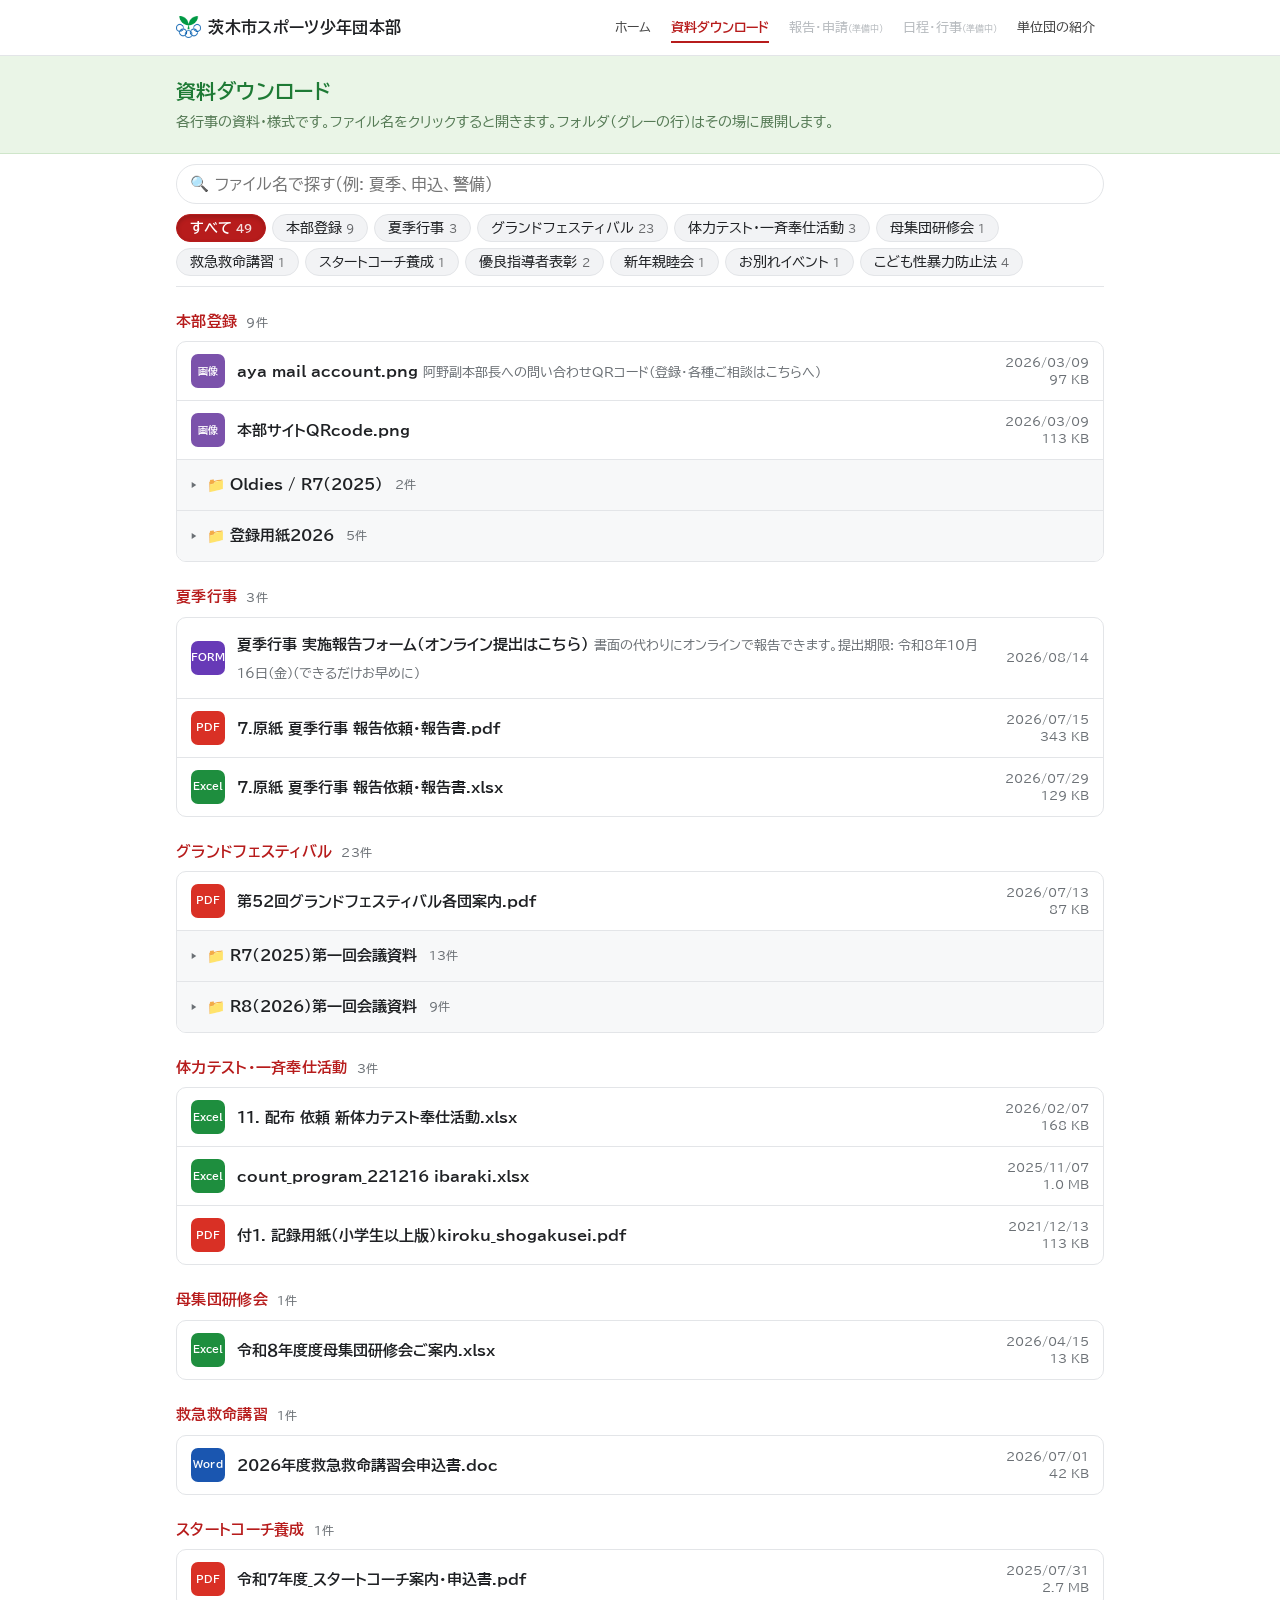
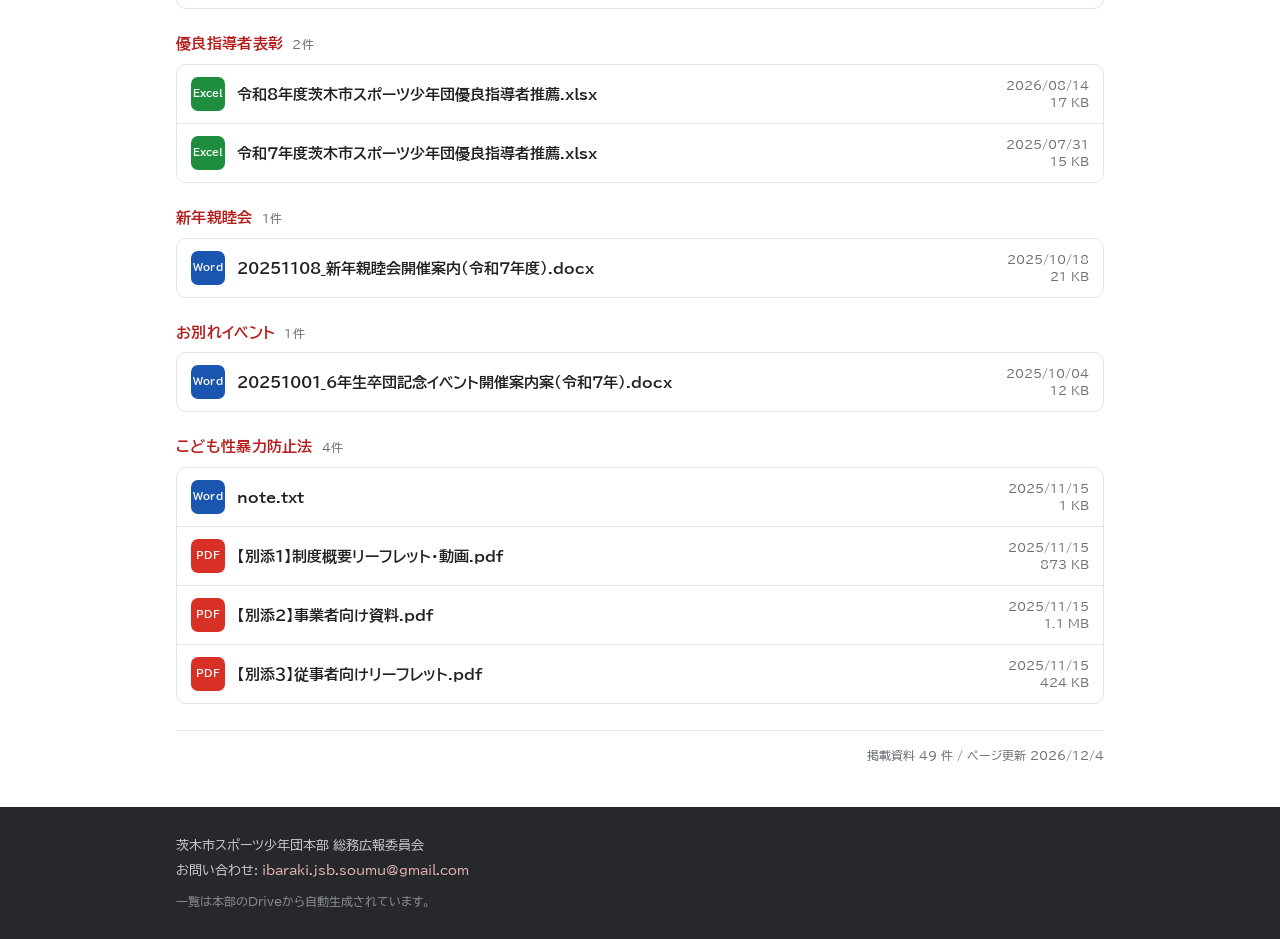
<file: shiryo.html>
<!DOCTYPE html>
<html lang="ja">
<head>
<meta charset="UTF-8">
<meta name="viewport" content="width=device-width, initial-scale=1">
<title>資料ダウンロード | 茨木市スポーツ少年団本部</title>
<!-- ホーム画面追加・ブックマーク用のアイコン(PWA) -->
<link rel="manifest" href="manifest.webmanifest">
<meta name="theme-color" content="#b71c1c">
<link rel="icon" type="image/png" sizes="32x32" href="icons/icon-32.png">
<link rel="apple-touch-icon" href="icons/apple-touch-icon.png">
<link rel="preconnect" href="https://fonts.googleapis.com">
<link rel="preconnect" href="https://fonts.gstatic.com" crossorigin>
<link href="https://fonts.googleapis.com/css2?family=BIZ+UDPGothic:wght@400;700&display=swap" rel="stylesheet">
<link rel="stylesheet" href="style.css?v=4">
<script src="site.js?v=4" defer></script>
<!--
  資料ダウンロードページ。
  データの流れ: ページを開くたびに「本部サイト資料一覧」スプレッドシート(資料一覧+手動追加)を直読みする。
  シート側は Apps Script の時間トリガーで1時間ごとに Drive から自動更新される。
  → 担当者は Drive にファイルを置くだけ。このHTMLの更新は不要。
  下の DATA = [...] は、シートが読めなかったときの予備(最終スナップショット)。
-->
<style>
  /* このページは検索バーを画面上部に固定するため、共通ヘッダーの固定を解除する */
  .sitehead{position:static}

  /* 帯はスポ少ロゴの双葉にちなんだ若草色 */
  .pagehead{background:#eaf5e7;border-bottom:1px solid #cfe6ca}
  .pagehead .wrap{padding:18px 16px}
  .pagehead h1{font-size:1.25rem;color:#1e7a35;letter-spacing:.02em}
  .pagehead p{font-size:.85rem;color:#557a55;margin-top:2px}

  /* 書庫の道具箱: スクロールで浮かび、検索は若葉色に灯る */
  .tools{position:sticky;top:0;background:var(--bg);padding-top:10px;z-index:10;
         border-bottom:1px solid var(--line);margin-bottom:2px;transition:box-shadow .25s ease}
  .tools.floating{box-shadow:0 8px 18px -10px rgba(30,40,30,.28);border-bottom-color:transparent}
  .search{position:relative;margin-bottom:10px}
  .search input{width:100%;padding:11px 38px 11px 38px;font-size:1rem;border:1px solid var(--line);
                border-radius:999px;background:#fff;outline:none;font-family:inherit;
                transition:border-color .2s,box-shadow .25s var(--press)}
  .search input:focus{border-color:var(--wakaba);box-shadow:0 0 0 4px rgba(46,158,70,.14)}
  .search .icon{position:absolute;left:14px;top:50%;transform:translateY(-50%);color:var(--sub);font-size:.95rem;
                transition:transform .3s var(--press)}
  .search:focus-within .icon{transform:translateY(-50%) rotate(-14deg) scale(1.18)}
  .search .clear{position:absolute;right:8px;top:50%;transform:translateY(-50%);border:0;background:none;
                 color:var(--sub);font-size:1.1rem;cursor:pointer;padding:4px 8px;display:none;
                 transition:transform .2s var(--press),color .15s}
  .search .clear:hover{transform:translateY(-50%) scale(1.3);color:var(--red)}
  .tabs{display:flex;flex-wrap:wrap;gap:6px;padding-bottom:10px}
  .tabs button{position:relative;overflow:hidden;border:1px solid var(--line);background:var(--chip);color:var(--ink);
               padding:6px 13px;border-radius:999px;font-size:.85rem;cursor:pointer;white-space:nowrap;
               font-family:inherit;transition:transform .2s var(--press),background .15s,border-color .15s,box-shadow .2s}
  .tabs button:hover{background:#e8e9eb;transform:translateY(-2px);box-shadow:0 4px 10px rgba(30,40,30,.10)}
  .tabs button:active{transform:translateY(0) scale(.94);transition-duration:.06s}
  .tabs button.on{background:var(--red);border-color:var(--red);color:#fff;font-weight:700;
                  box-shadow:inset 0 2px 4px rgba(0,0,0,.18)}
  .tabs button .n{opacity:.65;font-size:.78em;margin-left:.4em}
  .tabs button.on .n{opacity:.85}

  .group{margin-top:22px}
  .group h2{font-size:.95rem;color:var(--red);margin:0 0 6px;font-weight:700;
            letter-spacing:.02em;display:flex;align-items:baseline;gap:.6em}
  .group h2 .n{color:var(--sub);font-size:.8em;font-weight:400}
  .list{border:1px solid var(--line);border-radius:10px;overflow:hidden;background:#fff}
  /* 行: hoverでファイル種別の色が左からそっと差し、バッジがくるっと応える */
  .item{position:relative;display:flex;align-items:center;gap:12px;padding:12px 14px;border-bottom:1px solid var(--line);
        text-decoration:none;color:inherit;transition:background .15s,padding-left .22s var(--press)}
  .item::before{content:"";position:absolute;left:0;top:0;bottom:0;width:0;background:var(--kc,var(--wakaba));
        transition:width .22s var(--press)}
  .item:hover{background:var(--hover);padding-left:22px}
  .item:hover::before{width:4px}
  .item:hover .kind{transform:rotate(-8deg) scale(1.12)}
  .item:active{background:#f2f6f2}
  .list > .item:last-child, details:last-child .item:last-child{border-bottom:none}
  .kind{flex:0 0 auto;width:34px;height:34px;border-radius:7px;display:flex;align-items:center;
        justify-content:center;font-size:.62rem;font-weight:700;color:#fff;letter-spacing:.02em}
  .kind{transition:transform .3s var(--press)}
  .k-PDF{background:#d93025} .k-Excel{background:#1e8e3e} .k-Word{background:#1a56b0}
  .k-PowerPoint{background:#d56b1f} .k-画像{background:#7b52ab} .k-ZIP{background:#5f6368}
  .k-その他{background:#8a9099} .k-フォーム{background:#673ab7}
  /* 行の左アクセントもファイル種別の色で(--kcをitemHtmlが埋める) */
  .i-PDF{--kc:#d93025} .i-Excel{--kc:#1e8e3e} .i-Word{--kc:#1a56b0}
  .i-PowerPoint{--kc:#d56b1f} .i-画像{--kc:#7b52ab} .i-ZIP{--kc:#5f6368}
  .i-その他{--kc:#8a9099} .i-フォーム{--kc:#673ab7}
  .body{min-width:0;flex:1}
  .name{font-size:.94rem;font-weight:600;word-break:break-word;line-height:1.5}
  .desc{font-size:.8rem;color:var(--sub);margin-top:1px;word-break:break-word}
  .meta{flex:0 0 auto;text-align:right;font-size:.76rem;color:var(--sub);white-space:nowrap;line-height:1.4}
  .new{display:inline-block;background:var(--red);color:#fff;font-size:.62rem;font-weight:700;
       border-radius:3px;padding:1px 5px;margin-left:6px;vertical-align:1px;letter-spacing:.03em}

  details{border-bottom:1px solid var(--line)}
  details:last-child{border-bottom:none}
  summary{display:flex;align-items:center;gap:10px;padding:12px 14px;cursor:pointer;
          background:var(--fold);list-style:none;user-select:none;transition:background .15s}
  summary::-webkit-details-marker{display:none}
  summary:hover{background:#eef0f2}
  summary:hover .tri{transform:translateX(3px)}
  summary:active{background:#e6e9ec}
  .tri{flex:0 0 auto;transition:transform .25s var(--press);color:var(--sub);font-size:.7rem}
  details[open] .tri{transform:rotate(90deg)}
  details[open] summary:hover .tri{transform:rotate(90deg) translateX(3px)}
  .fname{font-size:.92rem;font-weight:700}
  .fcount{color:var(--sub);font-size:.78rem;margin-left:.2em}
  details .item{padding-left:38px;background:#fff}
  details .item:hover{background:var(--hover)}

  .empty{padding:40px 10px;text-align:center;color:var(--sub);font-size:.9rem}
  .stampline{margin:26px 0 0;padding-top:14px;border-top:1px solid var(--line);
             font-size:.78rem;color:var(--sub);text-align:right}

  @media (max-width:560px){
    .meta{display:none}
    .name{font-size:.9rem}
    /* スマホ: タブを折り返さず1段の横スクロールにして、貼り付きヘッダーを低く保つ */
    .tabs{flex-wrap:nowrap;overflow-x:auto;-webkit-overflow-scrolling:touch;
          scrollbar-width:none;margin:0 -16px;padding:0 16px 10px}
    .tabs::-webkit-scrollbar{display:none}
  }
</style>
</head>
<body>

<header class="sitehead">
  <div class="in">
    <a class="brand" href="./"><img src="icons/logo.png" alt="スポーツ少年団ロゴ">茨木市スポーツ少年団本部</a>
    <nav>
      <a href="./">ホーム</a>
      <a class="cur" href="shiryo.html">資料ダウンロード</a>
      <span class="soon">報告・申請<small>(準備中)</small></span>
      <span class="soon">日程・行事<small>(準備中)</small></span>
      <a href="tanidan.html">単位団の紹介</a>
    </nav>
  </div>
</header>

<div class="pagehead">
  <div class="wrap">
    <h1>資料ダウンロード</h1>
    <p>各行事の資料・様式です。ファイル名をクリックすると開きます。フォルダ(グレーの行)はその場に展開します。</p>
  </div>
</div>

<div class="wrap">
  <div class="tools">
    <div class="search">
      <span class="icon">🔍</span>
      <input id="q" type="search" placeholder="ファイル名で探す(例: 夏季、申込、警備)" autocomplete="off">
      <button class="clear" id="clear" aria-label="消す">×</button>
    </div>
    <div class="tabs" id="tabs"></div>
  </div>

  <div id="out"></div>

  <div class="stampline" id="stamp"></div>
</div>

<footer>
  <div class="in">
    茨木市スポーツ少年団本部 総務広報委員会<br>
    お問い合わせ: <a href="mailto:ibaraki.jsb.soumu@gmail.com">ibaraki.jsb.soumu@gmail.com</a>
    <div class="fine">一覧は本部のDriveから自動生成されています。</div>
  </div>
</footer>

<script>
// c=分類 p=サブフォルダ('' は直下) n=ファイル名 d=説明 k=種類 u=更新日 s=サイズ l=リンク
// 予備データ: 2026-08-14 スプレッドシート出力(49件)。シートが読めたら置き換わる
let DATA = [
 {"c":"本部登録","p":"","n":"aya mail account.png","d":"阿野副本部長への問い合わせQRコード(登録・各種ご相談はこちらへ)","k":"画像","u":"2026/03/09","s":"97 KB","l":"https://drive.google.com/file/d/1FOjSqA5wW7QbJ7CPWMmMfvYN0DqtTDdO/view"},
 {"c":"本部登録","p":"","n":"本部サイトQRcode.png","d":"","k":"画像","u":"2026/03/09","s":"113 KB","l":"https://drive.google.com/file/d/1mgGW3LjynxIjxL8rFnV1Q5CxrqnWrZqE/view"},
 {"c":"本部登録","p":"Oldies / R7(2025)","n":"4.本部登録表A&B.xlsx","d":"","k":"Excel","u":"2025/07/19","s":"45 KB","l":"https://drive.google.com/file/d/1cQbgi2sWg4x5fj7pLTHAJfopjEsu0LDP/view"},
 {"c":"本部登録","p":"Oldies / R7(2025)","n":"登録用紙2025.zip","d":"","k":"ZIP","u":"2025/07/31","s":"707 KB","l":"https://drive.google.com/file/d/1zjTCpxL98X5EARwsdaGv8eu-L04l6NT-/view"},
 {"c":"本部登録","p":"登録用紙2026","n":"2026年度登録手続きについて.pdf","d":"","k":"PDF","u":"2026/03/09","s":"232 KB","l":"https://drive.google.com/file/d/1XxsV97GCTtRTGhJxH3ZnGtgQJB5LU-8Y/view"},
 {"c":"本部登録","p":"登録用紙2026","n":"わかば申込書.xlsx","d":"","k":"Excel","u":"2026/03/09","s":"17 KB","l":"https://drive.google.com/file/d/15vwYwmU-DsJBvEAqwApyYbsQ2qi198UB/view"},
 {"c":"本部登録","p":"登録用紙2026","n":"少年団登録システム_代表メールアドレス変更操作手順.pdf","d":"","k":"PDF","u":"2026/03/05","s":"488 KB","l":"https://drive.google.com/file/d/12KC8ektOCG_4doBWCZVOydpH4VnZvMvy/view"},
 {"c":"本部登録","p":"登録用紙2026","n":"指導者会員名簿AB_2026改訂版.xlsx","d":"","k":"Excel","u":"2026/03/09","s":"38 KB","l":"https://drive.google.com/file/d/1O5uByCQJzPAyJuA0DL4kZ6croutQETmD/view"},
 {"c":"本部登録","p":"登録用紙2026","n":"本部登録チェック表_封筒.xlsx","d":"","k":"Excel","u":"2026/03/09","s":"71 KB","l":"https://drive.google.com/file/d/1_69Nxqpsxhf40aove8PyHd5NRIQ6gGAV/view"},
 {"c":"夏季行事","p":"","n":"夏季行事 実施報告フォーム(オンライン提出はこちら)","d":"書面の代わりにオンラインで報告できます。提出期限: 令和8年10月16日(金)(できるだけお早めに)","k":"フォーム","u":"2026/08/14","s":"","l":"https://docs.google.com/forms/d/e/1FAIpQLSf3aInRjQCVHlUAFjyBhXDfmYWGuzt3kATJhsNsNPAD850-fw/viewform"},
 {"c":"夏季行事","p":"","n":"7.原紙 夏季行事 報告依頼・報告書.pdf","d":"","k":"PDF","u":"2026/07/15","s":"343 KB","l":"https://drive.google.com/file/d/1asd1w7vmzWuTIWYViamYhgvXy4CTgT6F/view"},
 {"c":"夏季行事","p":"","n":"7.原紙 夏季行事 報告依頼・報告書.xlsx","d":"","k":"Excel","u":"2026/07/29","s":"129 KB","l":"https://drive.google.com/file/d/1-KoF1yhyQL4lvJXjU5oytVPMihF0FhTM/view"},
 {"c":"グランドフェスティバル","p":"","n":"第52回グランドフェスティバル各団案内.pdf","d":"","k":"PDF","u":"2026/07/13","s":"87 KB","l":"https://drive.google.com/file/d/1W2IdGdTI4X5TS-w7GN_0OSZ7KcWpWqjH/view"},
 {"c":"グランドフェスティバル","p":"R7(2025)第一回会議資料","n":"20250719 第51回ｸﾞﾗﾝﾄﾞF(アンケート).docx","d":"","k":"Word","u":"2025/09/17","s":"26 KB","l":"https://drive.google.com/file/d/1NIBknUpgGwIEA59AoD3YsoinVCXtZWE7/view"},
 {"c":"グランドフェスティバル","p":"R7(2025)第一回会議資料","n":"20250719 第51回ｸﾞﾗﾝﾄﾞF①(案内状・各団案内一式).docx","d":"","k":"Word","u":"2025/07/19","s":"42 KB","l":"https://drive.google.com/file/d/1X8PsI33t84NO7FGMVxMfS9cqxbnOvrJx/view"},
 {"c":"グランドフェスティバル","p":"R7(2025)第一回会議資料","n":"20250809 第51回ｸﾞﾗﾝﾄﾞF(競技グラウンド配置).pdf","d":"","k":"PDF","u":"2025/08/07","s":"129 KB","l":"https://drive.google.com/file/d/1rKgSnarvXYREQf4DkyuJHgdsK6rxtjj9/view"},
 {"c":"グランドフェスティバル","p":"R7(2025)第一回会議資料","n":"20250809 第51回ｸﾞﾗﾝﾄﾞF(競技種目・役割表).pdf","d":"","k":"PDF","u":"2025/08/06","s":"59 KB","l":"https://drive.google.com/file/d/1A2V7uIrHd0i7KI1zoNZYuUUy142s9hLo/view"},
 {"c":"グランドフェスティバル","p":"R7(2025)第一回会議資料","n":"20250809 第51回ｸﾞﾗﾝﾄﾞF(臨時出店・調書依頼).pdf","d":"","k":"PDF","u":"2025/08/06","s":"72 KB","l":"https://drive.google.com/file/d/13-uQk8y8OYNE9BEvjZ4ob70_cwSGFO5Z/view"},
 {"c":"グランドフェスティバル","p":"R7(2025)第一回会議資料","n":"20250809 第51回ｸﾞﾗﾝﾄﾞF(食品衛生案内一式).pdf","d":"","k":"PDF","u":"2025/08/06","s":"82 KB","l":"https://drive.google.com/file/d/1v4qSWnp8MoweVgxOS_Ha4kNKX-J74BXK/view"},
 {"c":"グランドフェスティバル","p":"R7(2025)第一回会議資料","n":"20250830 第51回ｸﾞﾗﾝﾄﾞF(競技組合せ).pdf","d":"","k":"PDF","u":"2025/08/12","s":"30 KB","l":"https://drive.google.com/file/d/1f6lPAzaNilG0Y6esffQwc7z6hQwr1tun/view"},
 {"c":"グランドフェスティバル","p":"R7(2025)第一回会議資料","n":"①_第51回_GF開催にあたっての周知事項.pdf","d":"","k":"PDF","u":"2025/08/06","s":"656 KB","l":"https://drive.google.com/file/d/18XRALOAv9uQNjTPEU13r55yFrwwJ5bh1/view"},
 {"c":"グランドフェスティバル","p":"R7(2025)第一回会議資料","n":"②_第51回_各団実行委員の皆様へ.pdf","d":"","k":"PDF","u":"2025/08/04","s":"434 KB","l":"https://drive.google.com/file/d/1cy2ylfZnf1SVMBTVJ6f4emIqievLikzH/view"},
 {"c":"グランドフェスティバル","p":"R7(2025)第一回会議資料","n":"③_第51回_地割図面.pdf","d":"","k":"PDF","u":"2025/08/12","s":"49 KB","l":"https://drive.google.com/file/d/1Pqzx5QTozrr8dYIWglRU3hhwbP1ZfwWx/view"},
 {"c":"グランドフェスティバル","p":"R7(2025)第一回会議資料","n":"④_第51回_警備資料r4.pdf","d":"","k":"PDF","u":"2025/08/10","s":"620 KB","l":"https://drive.google.com/file/d/1NjBJmuBKRKKM5KjkSiL95xp5EXVkLlyS/view"},
 {"c":"グランドフェスティバル","p":"R7(2025)第一回会議資料","n":"⓪_第51回_GF実施要領.pdf","d":"","k":"PDF","u":"2025/08/10","s":"365 KB","l":"https://drive.google.com/file/d/1CVxMWL0_9CqF1s4DYIbWv76_d3pcYEnw/view"},
 {"c":"グランドフェスティバル","p":"R7(2025)第一回会議資料","n":"第51回グランドF各団案内.docx","d":"","k":"Word","u":"2025/08/02","s":"42 KB","l":"https://drive.google.com/file/d/1aHyaV5XhzT_VQ_piJsNKlui9_zkTSbK6/view"},
 {"c":"グランドフェスティバル","p":"R8(2026)第一回会議資料","n":"20260808 第52回ｸﾞﾗﾝﾄﾞF(地割図面).pdf","d":"","k":"PDF","u":"2026/08/08","s":"71 KB","l":"https://drive.google.com/file/d/1oirZQS2cTwlNsQZC1RN39foYE5aTZEad/view"},
 {"c":"グランドフェスティバル","p":"R8(2026)第一回会議資料","n":"20260808 第52回ｸﾞﾗﾝﾄﾞF(模擬店内容).pdf","d":"","k":"PDF","u":"2026/08/08","s":"33 KB","l":"https://drive.google.com/file/d/1O5rjA-dO3Hp0xPK-BOn-3V2KiSrwxuNm/view"},
 {"c":"グランドフェスティバル","p":"R8(2026)第一回会議資料","n":"20260808 第52回ｸﾞﾗﾝﾄﾞF(競技種目・役割表).pdf","d":"","k":"PDF","u":"2026/08/08","s":"58 KB","l":"https://drive.google.com/file/d/1dAgSiecbXKN7FoPWiTiZ0_BQy-PsdXjF/view"},
 {"c":"グランドフェスティバル","p":"R8(2026)第一回会議資料","n":"20260808 第52回ｸﾞﾗﾝﾄﾞF(競技組合せ).pdf","d":"","k":"PDF","u":"2026/08/08","s":"27 KB","l":"https://drive.google.com/file/d/1sQGZdq9F9_w44jmFDM2UiOJ4V3He8iGq/view"},
 {"c":"グランドフェスティバル","p":"R8(2026)第一回会議資料","n":"20260808 第52回ｸﾞﾗﾝﾄﾞF(臨時出店・調査依頼).pdf","d":"","k":"PDF","u":"2026/08/08","s":"72 KB","l":"https://drive.google.com/file/d/1yadSRA2YuaIv2HitB3zowpS0n7xFHzJK/view"},
 {"c":"グランドフェスティバル","p":"R8(2026)第一回会議資料","n":"20260808 第52回ｸﾞﾗﾝﾄﾞF(食品衛生案内一式).pdf","d":"","k":"PDF","u":"2026/08/08","s":"82 KB","l":"https://drive.google.com/file/d/157g2x5gb3vtOH2rLxQdDsrMTMLieDgLS/view"},
 {"c":"グランドフェスティバル","p":"R8(2026)第一回会議資料","n":"①_第52回_GF開催にあたっての周知事項.pdf","d":"","k":"PDF","u":"2026/08/03","s":"134 KB","l":"https://drive.google.com/file/d/1rJPxz3J1H8idZj8ipTWvSuHxAtBhyD9o/view"},
 {"c":"グランドフェスティバル","p":"R8(2026)第一回会議資料","n":"②_第52回_各団実行委員の皆様へ.pdf","d":"","k":"PDF","u":"2026/08/03","s":"74 KB","l":"https://drive.google.com/file/d/1tsb-OH0OykcQme1LNj6gYMaGdGgV2AIv/view"},
 {"c":"グランドフェスティバル","p":"R8(2026)第一回会議資料","n":"④_第52回_警備資料.pdf","d":"","k":"PDF","u":"2026/08/04","s":"475 KB","l":"https://drive.google.com/file/d/14GwVBljczqRMWFo-o-cP85-R_9AOy4Bv/view"},
 {"c":"体力テスト・一斉奉仕活動","p":"","n":"11. 配布 依頼 新体力テスト奉仕活動.xlsx","d":"","k":"Excel","u":"2026/02/07","s":"168 KB","l":"https://drive.google.com/file/d/13oPli9zavvpvlyErB-_ZYOAbU7gVZYEt/view"},
 {"c":"体力テスト・一斉奉仕活動","p":"","n":"count_program_221216 ibaraki.xlsx","d":"","k":"Excel","u":"2025/11/07","s":"1.0 MB","l":"https://drive.google.com/file/d/1rDfUYuByTxY_w0MzD_XLx2G-h-iAZ9Hy/view"},
 {"c":"体力テスト・一斉奉仕活動","p":"","n":"付1. 記録用紙（小学生以上版）kiroku_shogakusei.pdf","d":"","k":"PDF","u":"2021/12/13","s":"113 KB","l":"https://drive.google.com/file/d/13RbhXnsrBgLMUHMiRLY1BewTvXsPmTFu/view"},
 {"c":"母集団研修会","p":"","n":"令和８年度度母集団研修会ご案内.xlsx","d":"","k":"Excel","u":"2026/04/15","s":"13 KB","l":"https://drive.google.com/file/d/1NBhS2QgajpyaHZP4TR1-JoIgrvKVFov9/view"},
 {"c":"救急救命講習","p":"","n":"2026年度救急救命講習会申込書.doc","d":"","k":"Word","u":"2026/07/01","s":"42 KB","l":"https://drive.google.com/file/d/1EZZy_KN_zJKBagwOyw-j8lxH7zNcHyNF/view"},
 {"c":"スタートコーチ養成","p":"","n":"令和７年度_スタートコーチ案内・申込書.pdf","d":"","k":"PDF","u":"2025/07/31","s":"2.7 MB","l":"https://drive.google.com/file/d/137WXEQsb7oNvC5zQepisMgPiv3M0PwMK/view"},
 {"c":"優良指導者表彰","p":"","n":"令和8年度茨木市スポーツ少年団優良指導者推薦.xlsx","d":"","k":"Excel","u":"2026/08/14","s":"17 KB","l":"https://drive.google.com/file/d/1zNU3kZxRwGxPudCFJE_ig67xgVSlVYgK/view"},
 {"c":"優良指導者表彰","p":"","n":"令和７年度茨木市スポーツ少年団優良指導者推薦.xlsx","d":"","k":"Excel","u":"2025/07/31","s":"15 KB","l":"https://drive.google.com/file/d/1qd5MezJCnv6ZWy-BQwCnw64ODFyvxdA7/view"},
 {"c":"新年親睦会","p":"","n":"20251108_新年親睦会開催案内(令和７年度）.docx","d":"","k":"Word","u":"2025/10/18","s":"21 KB","l":"https://drive.google.com/file/d/1V0clCSm5DuOFc_NiYzcJwHaMqZXiwyuN/view"},
 {"c":"お別れイベント","p":"","n":"20251001_6年生卒団記念イベント開催案内案(令和７年）.docx","d":"","k":"Word","u":"2025/10/04","s":"12 KB","l":"https://drive.google.com/file/d/10sihXzLbrzR1M61C74Db4sJ_Y9y8BXFI/view"},
 {"c":"こども性暴力防止法","p":"","n":"note.txt","d":"","k":"Word","u":"2025/11/15","s":"1 KB","l":"https://drive.google.com/file/d/1OOZgKfPv0tlHqu--NSRzPaNeU0KsX6qu/view"},
 {"c":"こども性暴力防止法","p":"","n":"【別添１】制度概要リーフレット・動画.pdf","d":"","k":"PDF","u":"2025/11/15","s":"873 KB","l":"https://drive.google.com/file/d/1owH42D9hCzF4juPYnf9wpToD9JNmHFPS/view"},
 {"c":"こども性暴力防止法","p":"","n":"【別添２】事業者向け資料.pdf","d":"","k":"PDF","u":"2025/11/15","s":"1.1 MB","l":"https://drive.google.com/file/d/1l3QH6le7aZzkJODbvx58tFMhPf5IdsQv/view"},
 {"c":"こども性暴力防止法","p":"","n":"【別添３】従事者向けリーフレット.pdf","d":"","k":"PDF","u":"2025/11/15","s":"424 KB","l":"https://drive.google.com/file/d/1qqDpaHYUpY6XpVM_aHBWPhN0JzdfWv7u/view"}
];

const ORDER = ['本部登録','夏季行事','グランドフェスティバル','体力テスト・一斉奉仕活動','母集団研修会',
               '救急救命講習','スタートコーチ養成','優良指導者表彰','新年親睦会','お別れイベント','こども性暴力防止法'];
const NEW_DAYS = 60;

function computeCategories(){
  return ORDER.filter(c => DATA.some(d => d.c === c))
    .concat([...new Set(DATA.map(d => d.c))].filter(c => !ORDER.includes(c)));
}
let categories = computeCategories();

let filter = '*';
// URLの ?cat=分類名 で初期表示タブを指定できる(例: shiryo.html?cat=夏季行事)
{
  const cat = new URLSearchParams(location.search).get('cat');
  if (cat && categories.includes(cat)) { filter = cat; }
}
const qInput = document.getElementById('q');
const clearBtn = document.getElementById('clear');

function toDate(s){ const p = String(s||'').split('/'); return p.length===3 ? new Date(+p[0],+p[1]-1,+p[2]) : null; }
function isNew(s){ const d = toDate(s); if(!d) return false;
  return (Date.now() - d.getTime()) / 86400000 <= NEW_DAYS; }
function esc(s){ return String(s||'').replace(/[&<>"]/g, c => ({'&':'&amp;','<':'&lt;','>':'&gt;','"':'&quot;'}[c])); }

function buildTabs(){
  const tabs = document.getElementById('tabs');
  const all = [{key:'*', label:'すべて', n:DATA.length}]
    .concat(categories.map(c => ({key:c, label:c, n:DATA.filter(d=>d.c===c).length})));
  tabs.innerHTML = all.map(t =>
    `<button data-key="${esc(t.key)}" data-ripple${t.key===filter?' class="on"':''}>${esc(t.label)}<span class="n">${t.n}</span></button>`
  ).join('');
  tabs.querySelectorAll('button').forEach(b => b.addEventListener('click', () => {
    filter = b.dataset.key;
    buildTabs(); render();
  }));
  // 横スクロール時、選択中タブを見える位置に寄せる
  const on = tabs.querySelector('button.on');
  if (on) { on.scrollIntoView({inline:'center', block:'nearest'}); }
}

function itemHtml(d, showPath){
  const badge = d.k === 'PowerPoint' ? 'PPT' : d.k === 'その他' ? 'FILE' : d.k === 'フォーム' ? 'FORM' : d.k;
  const path = showPath ? esc(d.c) + (d.p ? ' &gt; ' + esc(d.p) : '') : '';
  return `
    <a class="item i-${esc(d.k)}" data-ripple href="${esc(d.l)}" target="_blank" rel="noopener">
      <span class="kind k-${esc(d.k)}">${esc(badge)}</span>
      <span class="body">
        <span class="name">${esc(d.n)}${isNew(d.u) ? '<span class="new">NEW</span>' : ''}</span>
        ${d.d || path ? `<span class="desc">${[path, esc(d.d)].filter(Boolean).join(' — ')}</span>` : ''}
      </span>
      <span class="meta">${esc(d.u)}${d.s ? '<br>' + esc(d.s) : ''}</span>
    </a>`;
}

function render(){
  const q = qInput.value.trim().toLowerCase();
  clearBtn.style.display = q ? 'block' : 'none';
  const hit = DATA.filter(d =>
    (filter === '*' || d.c === filter) &&
    (!q || (d.n + ' ' + (d.d||'') + ' ' + d.c + ' ' + (d.p||'')).toLowerCase().includes(q)));

  const out = document.getElementById('out');
  if (!hit.length){
    out.innerHTML = '<div class="empty">該当する資料がありません。<br>検索語を変えるか、「すべて」を選んでください。</div>';
    return;
  }

  if (q){
    out.innerHTML = `
      <div class="group">
        <h2>検索結果<span class="n">${hit.length}件</span></h2>
        <div class="list">${hit.map(d => itemHtml(d, true)).join('')}</div>
      </div>`;
    return;
  }

  out.innerHTML = categories.filter(c => hit.some(d => d.c === c)).map(c => {
    const items = hit.filter(d => d.c === c);
    const direct = items.filter(d => !d.p);
    const paths = [...new Set(items.filter(d => d.p).map(d => d.p))];
    const folders = paths.map(p => {
      const inFolder = items.filter(d => d.p === p);
      const hasNew = inFolder.some(d => isNew(d.u));
      return `
        <details>
          <summary><span class="tri">▶</span><span class="fname">📁 ${esc(p)}</span>
            <span class="fcount">${inFolder.length}件</span>${hasNew ? '<span class="new">NEW</span>' : ''}</summary>
          ${inFolder.map(d => itemHtml(d, false)).join('')}
        </details>`;
    });
    return `
      <div class="group">
        <h2>${esc(c)}<span class="n">${items.length}件</span></h2>
        <div class="list">${direct.map(d => itemHtml(d, false)).join('')}${folders.join('')}</div>
      </div>`;
  }).join('');
}

// ページの最終更新日(公開日時から自動。手動メンテ不要)
function pageStamp(){
  const m = new Date(document.lastModified);
  return isNaN(m) ? '' : ' / ページ更新 ' + m.getFullYear() + '/' + (m.getMonth()+1) + '/' + m.getDate();
}
qInput.addEventListener('input', render);
clearBtn.addEventListener('click', () => { qInput.value = ''; render(); qInput.focus(); });
document.getElementById('stamp').textContent = '掲載資料 ' + DATA.length + ' 件' + pageStamp();
buildTabs(); render();

// スクロールすると道具箱(検索+タブ)が紙面から浮く
{
  const tools = document.querySelector('.tools');
  addEventListener('scroll', () => {
    tools.classList.toggle('floating', scrollY > 40);
  }, {passive: true});
}

// ---- シート直読み。成功したら最新データに差し替える。失敗時は焼き込みデータのまま動く ----
const SHEET_ID = '1SO0QSusrDojFkDraf4MSGbUrFBch8jAM1ygvX_SlDVo';
let liveMain = null, liveManual = null;

function gviz(sheetName, handler){
  const s = document.createElement('script');
  s.src = 'https://docs.google.com/spreadsheets/d/' + SHEET_ID +
          '/gviz/tq?tqx=out:json;responseHandler:' + handler +
          '&headers=1&sheet=' + encodeURIComponent(sheetName);
  s.onerror = function(){ console.warn('シート読込失敗: ' + sheetName); };
  document.head.appendChild(s);
}
function cellText(row, i){
  const c = row.c ? row.c[i] : null;
  if(!c) return '';
  const v = (c.f !== undefined && c.f !== null) ? c.f : c.v;
  return v == null ? '' : String(v);
}
window.onSheetMain = function(res){ liveMain = res; tryApplyLive(); };
window.onSheetManual = function(res){ liveManual = res; tryApplyLive(); };

function tryApplyLive(){
  if(!liveMain || !liveManual) return;
  try{
    const drive = (liveMain.table.rows || []).map(r => ({
      c: cellText(r,0), p: cellText(r,1), n: cellText(r,2), d: cellText(r,3),
      k: cellText(r,4), u: cellText(r,5), s: cellText(r,6), l: cellText(r,7),
      hide: cellText(r,9)
    })).filter(d => d.c && d.n && d.l && !d.hide.trim());
    const manual = (liveManual.table.rows || []).map(r => ({
      c: cellText(r,0), p: '', n: cellText(r,1) || cellText(r,3), d: cellText(r,2),
      k: cellText(r,4) || 'フォーム', u: cellText(r,5), s: '', l: cellText(r,3),
      hide: cellText(r,6)
    })).filter(d => d.c && d.l && !d.hide.trim());

    if(drive.length + manual.length === 0) return;
    DATA = manual.concat(drive);
    const idx = {};
    ORDER.forEach((c,i) => idx[c] = i);
    DATA.sort((a,b) => (idx[a.c] !== undefined ? idx[a.c] : 999) - (idx[b.c] !== undefined ? idx[b.c] : 999));
    categories = computeCategories();
    document.getElementById('stamp').textContent = '掲載資料 ' + DATA.length + ' 件(自動更新)' + pageStamp();
    buildTabs(); render();
  }catch(e){ console.warn('シートデータの解釈に失敗', e); }
}
gviz('資料一覧', 'onSheetMain');
gviz('手動追加', 'onSheetManual');
</script>
</body>
</html>
</file>
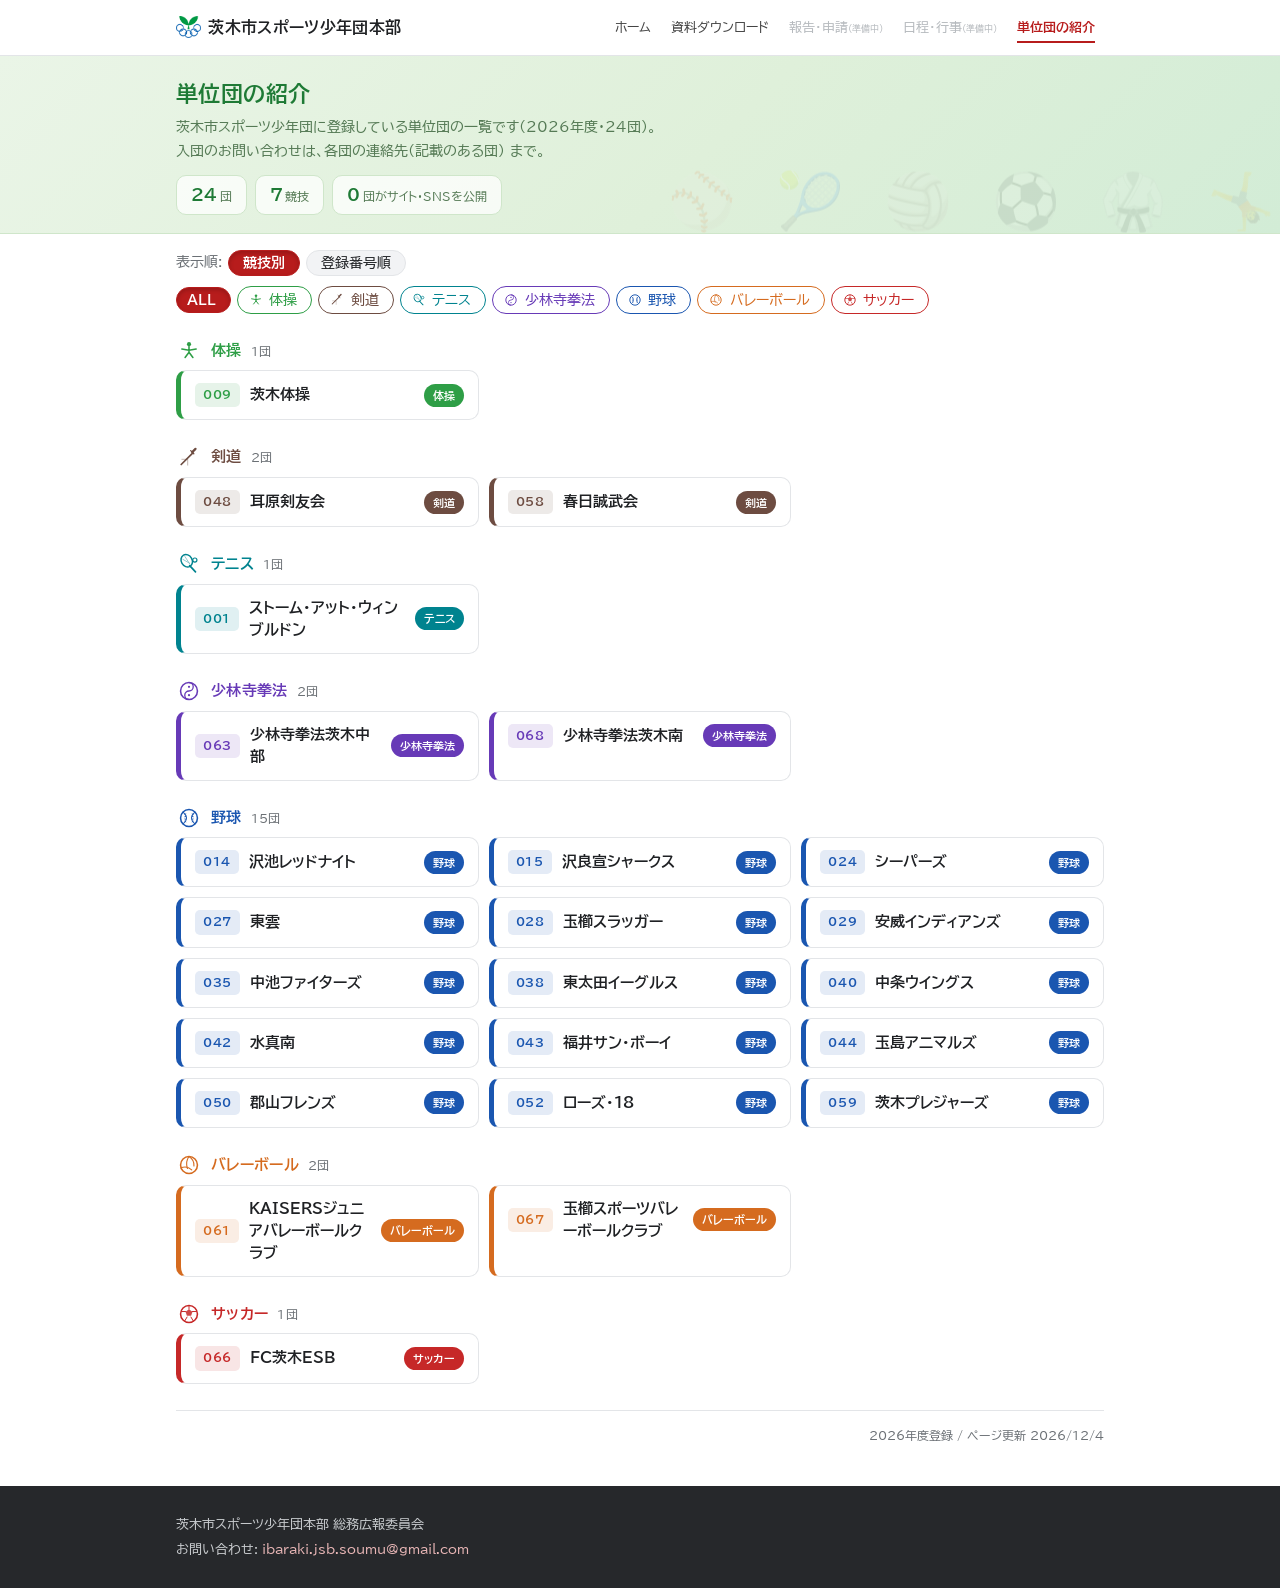
<file: tanidan.html>
<!DOCTYPE html>
<html lang="ja">
<head>
<meta charset="UTF-8">
<meta name="viewport" content="width=device-width, initial-scale=1">
<title>単位団の紹介 | 茨木市スポーツ少年団本部</title>
<!-- ホーム画面追加・ブックマーク用のアイコン(PWA) -->
<link rel="manifest" href="manifest.webmanifest">
<meta name="theme-color" content="#b71c1c">
<link rel="icon" type="image/png" sizes="32x32" href="icons/icon-32.png">
<link rel="apple-touch-icon" href="icons/apple-touch-icon.png">
<link rel="preconnect" href="https://fonts.googleapis.com">
<link rel="preconnect" href="https://fonts.gstatic.com" crossorigin>
<link href="https://fonts.googleapis.com/css2?family=BIZ+UDPGothic:wght@400;700&display=swap" rel="stylesheet">
<link rel="stylesheet" href="style.css?v=4">
<script src="site.js?v=4" defer></script>
<!--
  単位団の紹介ページ。
  データの正本: K:\マイドライブ\04.本部役員名簿\2026年度本部役員名簿.xls の「登録一覧表」シート。
  年度更新や加入・脱退があったら、下の一覧(DATA)を正本に合わせて直す。
  代表者名・電話番号・団員数は個人情報・変動値のため公開ページには載せない。
-->
<style>
  /* 帯: 若草のグラデーション+競技の気配(薄い透かし)+静かな統計 */
  .pagehead{background:linear-gradient(135deg,#eaf5e7 0%,#dff0da 55%,#d2ecd6 100%);
            border-bottom:1px solid #cfe6ca;position:relative;overflow:hidden}
  .pagehead::after{content:"⚾ 🎾 🏐 ⚽ 🥋 🤸";position:absolute;right:-6px;bottom:-14px;
            font-size:3.4rem;letter-spacing:.2em;opacity:.10;pointer-events:none;white-space:nowrap}
  .pagehead .wrap{padding:20px 16px 18px;position:relative}
  .pagehead h1{font-size:1.35rem;color:#1e7a35;letter-spacing:.02em}
  .pagehead p{font-size:.85rem;color:#557a55;margin-top:2px}
  .stats{display:flex;gap:8px;margin-top:12px;flex-wrap:wrap}
  .stat{background:rgba(255,255,255,.75);border:1px solid #cfe6ca;border-radius:10px;
        padding:4px 14px;font-size:.72rem;color:#557a55;transition:transform .25s var(--press)}
  .stat:hover{transform:translateY(-2px)}
  .stat b{font-size:1.05rem;color:#1e7a35;margin-right:.15em}

  .sort{margin-top:16px;font-size:.85rem;color:var(--sub);display:flex;align-items:center;gap:6px;flex-wrap:wrap}
  .sort button{position:relative;overflow:hidden;border:1px solid var(--line);background:var(--chip);color:var(--ink);
               padding:5px 14px;border-radius:999px;font-size:.85rem;cursor:pointer;font-family:inherit;
               transition:transform .2s var(--press),background .15s,border-color .15s,color .15s,box-shadow .2s}
  .sort button:hover{transform:translateY(-2px);box-shadow:0 4px 10px rgba(30,40,30,.10)}
  .sort button:active{transform:translateY(0) scale(.94);transition-duration:.06s}
  .sort button.on{background:var(--red);border-color:var(--red);color:#fff;font-weight:700;
                  box-shadow:inset 0 2px 4px rgba(0,0,0,.18)}
  /* 競技絞り込みチップ: その競技の色で灯る */
  .catfilter{margin-top:10px}
  .catfilter button{border-color:var(--cc,var(--line));color:var(--cc,var(--ink));background:#fff}
  .catfilter button.on{background:var(--cc,var(--red));border-color:var(--cc,var(--red));color:#fff}

  .group{margin-top:24px}
  .group h2{font-size:.95rem;color:var(--cc,var(--red));margin:0 0 6px;font-weight:700;
            letter-spacing:.02em;display:flex;align-items:baseline;gap:.6em}
  .group h2 .n{color:var(--sub);font-size:.8em;font-weight:400}
  /* 競技イラスト: 見出しは大きめ、チップ内は小さく。色は競技色を継承 */
  .cicon{display:inline-flex;align-items:center;justify-content:center;color:var(--cc,var(--sub));
         flex:0 0 auto;align-self:center}
  .cicon svg{width:26px;height:26px;display:block;transition:transform .35s var(--press)}
  .group h2:hover .cicon svg{transform:rotate(-10deg) scale(1.12)}
  .cicon.sm svg{width:16px;height:16px}
  .catfilter button{display:inline-flex;align-items:center;gap:.4em;padding-left:10px}
  /* display:flex が [hidden] を上書きしてしまうため明示的に打ち消す */
  .sort[hidden]{display:none}
  .catfilter button.on .cicon{color:#fff}
  .cards{display:grid;grid-template-columns:repeat(auto-fill,minmax(250px,1fr));gap:10px}
  /* 団カード: 競技色の背番号と左帯。hoverでその競技の色に息づく */
  .card{position:relative;overflow:hidden;border:1px solid var(--line);border-left:5px solid var(--cc,#9aa0a5);
        border-radius:10px;background:#fff;padding:12px 14px;
        transition:transform .22s var(--press),box-shadow .22s ease}
  .card:hover{transform:translateY(-3px);box-shadow:0 8px 20px color-mix(in srgb,var(--cc,#888) 22%,transparent)}
  .card:active{transform:translateY(0) scale(.98);transition-duration:.06s}
  .card .head{display:flex;align-items:center;gap:10px}
  .card .no{flex:0 0 auto;font-size:.72rem;font-weight:700;color:var(--cc,var(--sub));
            background:color-mix(in srgb,var(--cc,#888) 12%,#fff);
            border-radius:5px;padding:2px 8px;letter-spacing:.06em;transition:transform .3s var(--press)}
  .card:hover .no{transform:scale(1.12) rotate(-4deg)}
  .card .name{font-size:.92rem;font-weight:600;line-height:1.5;word-break:break-word}
  .card .catchip{margin-left:auto;flex:0 0 auto;font-size:.68rem;font-weight:700;color:#fff;
            background:var(--cc,#9aa0a5);border-radius:999px;padding:2px 9px;white-space:nowrap}
  .card .detail{margin-top:6px;font-size:.8rem;color:var(--sub);line-height:1.7;word-break:break-word}
  .card .detail a{display:inline-block;color:var(--cc,var(--red));text-decoration:none;font-weight:600;
            border:1px solid color-mix(in srgb,var(--cc,#888) 45%,#fff);border-radius:999px;
            padding:1px 10px;margin:2px 4px 0 0;font-size:.76rem;
            transition:transform .2s var(--press),background .15s,color .15s}
  .card .detail a:hover{background:var(--cc,var(--red));color:#fff;transform:translateY(-2px)}
  .card .detail a:active{transform:scale(.94)}
  .note{margin-top:26px;padding-top:14px;border-top:1px solid var(--line);
        font-size:.78rem;color:var(--sub);text-align:right}
</style>
</head>
<body>

<header class="sitehead">
  <div class="in">
    <a class="brand" href="./"><img src="icons/logo.png" alt="スポーツ少年団ロゴ">茨木市スポーツ少年団本部</a>
    <nav>
      <a href="./">ホーム</a>
      <a href="shiryo.html">資料ダウンロード</a>
      <span class="soon">報告・申請<small>(準備中)</small></span>
      <span class="soon">日程・行事<small>(準備中)</small></span>
      <a class="cur" href="tanidan.html">単位団の紹介</a>
    </nav>
  </div>
</header>

<div class="pagehead">
  <div class="wrap">
    <h1>単位団の紹介</h1>
    <p>茨木市スポーツ少年団に登録している単位団の一覧です(2026年度・24団)。<br>
       入団のお問い合わせは、各団の連絡先(記載のある団) まで。</p>
    <div class="stats" id="stats"></div>
  </div>
</div>

<div class="wrap">
  <div class="sort" id="sort-toggle">
    表示順:
    <button data-mode="cat" class="on" data-ripple>競技別</button>
    <button data-mode="no" data-ripple>登録番号順</button>
  </div>
  <div class="sort catfilter" id="cat-filter" hidden></div>
  <div id="out"></div>
  <div class="note">2026年度登録 / <span id="page-updated"></span></div>
</div>

<footer>
  <div class="in">
    茨木市スポーツ少年団本部 総務広報委員会<br>
    お問い合わせ: <a href="mailto:ibaraki.jsb.soumu@gmail.com">ibaraki.jsb.soumu@gmail.com</a>
  </div>
</footer>

<script>
// 正本: 2026年度本部役員名簿.xls「登録一覧表」(2026-08-15転記)。番号=市登録番号末尾3桁
// area(主な活動地域: 学校名など)・link(団のサイト・SNS)・contact(団が公開を了承した連絡先のみ。
// 代表者の個人電話は載せない)は判明した団から追記する。空欄は表示されない
const DATA = [
  {no:'014', name:'沢池レッドナイト', cat:'野球', area:'', link:'', contact:''},
  {no:'015', name:'沢良宣シャークス', cat:'野球', area:'', link:'', contact:''},
  {no:'024', name:'シーパーズ', cat:'野球', area:'', link:'', contact:''},
  {no:'027', name:'東雲', cat:'野球', area:'', link:'', contact:''},
  {no:'028', name:'玉櫛スラッガー', cat:'野球', area:'', link:'', contact:''},
  {no:'029', name:'安威インディアンズ', cat:'野球', area:'', link:'', contact:''},
  {no:'035', name:'中池ファイターズ', cat:'野球', area:'', link:'', contact:''},
  {no:'038', name:'東太田イーグルス', cat:'野球', area:'', link:'', contact:''},
  {no:'040', name:'中条ウイングス', cat:'野球', area:'', link:'', contact:''},
  {no:'042', name:'水真南', cat:'野球', area:'', link:'', contact:''},
  {no:'043', name:'福井サン・ボーイ', cat:'野球', area:'', link:'', contact:''},
  {no:'044', name:'玉島アニマルズ', cat:'野球', area:'', link:'', contact:''},
  {no:'050', name:'郡山フレンズ', cat:'野球', area:'', link:'', contact:''},
  {no:'052', name:'ローズ・18', cat:'野球', area:'', link:'', contact:''},
  {no:'059', name:'茨木プレジャーズ', cat:'野球', area:'', link:'', contact:''},
  {no:'048', name:'耳原剣友会', cat:'剣道', area:'', link:'', contact:''},
  {no:'058', name:'春日誠武会', cat:'剣道', area:'', link:'', contact:''},
  {no:'066', name:'FC茨木ESB', cat:'サッカー', area:'', link:'', contact:''},
  {no:'061', name:'KAISERSジュニアバレーボールクラブ', cat:'バレーボール', area:'', link:'', contact:''},
  {no:'067', name:'玉櫛スポーツバレーボールクラブ', cat:'バレーボール', area:'', link:'', contact:''},
  {no:'063', name:'少林寺拳法茨木中部', cat:'少林寺拳法', area:'', link:'', contact:''},
  {no:'068', name:'少林寺拳法茨木南', cat:'少林寺拳法', area:'', link:'', contact:''},
  {no:'009', name:'茨木体操', cat:'体操', area:'', link:'', contact:''},
  {no:'001', name:'ストーム・アット・ウィンブルドン', cat:'テニス', area:'', link:'', contact:''},
];
// 競技ごとの色(カード左帯・背番号・チップ・絞り込みボタンで一貫して使う)
const CAT_COLORS = {
  '野球':'#1a56b0', '剣道':'#6d4c41', 'サッカー':'#c62828', 'バレーボール':'#d56b1f',
  '少林寺拳法':'#673ab7', '体操':'#2e9e46', 'テニス':'#00838f'
};
function catColor(c){ return CAT_COLORS[c] || '#8a9099'; }

// 競技イメージのイラスト(内製SVG。currentColorで競技色に染まる。外部依存なし)
const CAT_ICONS = {
  '野球': '<svg viewBox="0 0 40 40" aria-hidden="true"><circle cx="20" cy="20" r="13" fill="none" stroke="currentColor" stroke-width="2.4"/><path d="M11 11c3.5 3 5.2 5.6 5.2 9s-1.7 6-5.2 9M29 11c-3.5 3-5.2 5.6-5.2 9s1.7 6 5.2 9" fill="none" stroke="currentColor" stroke-width="1.6" stroke-linecap="round"/><path d="M13.5 14.5l1.6-.9M13.5 18l1.9-.5M13.5 21.5l1.9.5M13.5 25l1.6.9M26.5 14.5l-1.6-.9M26.5 18l-1.9-.5M26.5 21.5l-1.9.5M26.5 25l-1.6.9" stroke="currentColor" stroke-width="1.3" stroke-linecap="round"/></svg>',
  '剣道': '<svg viewBox="0 0 40 40" aria-hidden="true"><path d="M8 30L26 12" stroke="currentColor" stroke-width="2.6" stroke-linecap="round"/><path d="M25 11l5-5" stroke="currentColor" stroke-width="3.4" stroke-linecap="round"/><path d="M22.6 8.6l4.8 4.8" stroke="currentColor" stroke-width="2" stroke-linecap="round"/><path d="M9 22h9v9" fill="none" stroke="currentColor" stroke-width="1.4" stroke-linecap="round" opacity=".45"/></svg>',
  'サッカー': '<svg viewBox="0 0 40 40" aria-hidden="true"><circle cx="20" cy="20" r="13" fill="none" stroke="currentColor" stroke-width="2.4"/><path d="M20 12.5l5.3 3.9-2 6.3h-6.6l-2-6.3z" fill="currentColor" opacity=".85"/><path d="M20 7.2v5.3M31.6 16.2l-6.3 0M27 31.4l-4-6.7M13 31.4l4-6.7M8.4 16.2l6.3 0" stroke="currentColor" stroke-width="1.5" stroke-linecap="round"/></svg>',
  'バレーボール': '<svg viewBox="0 0 40 40" aria-hidden="true"><circle cx="20" cy="20" r="13" fill="none" stroke="currentColor" stroke-width="2.4"/><path d="M20 7c-4 5.5-5 11-2.4 18.4M20 7c5.5 3.4 8 8.4 7.6 14.6M7.6 24.4c6-2.4 11.6-1.6 16.6 3.2" fill="none" stroke="currentColor" stroke-width="1.7" stroke-linecap="round"/></svg>',
  '少林寺拳法': '<svg viewBox="0 0 40 40" aria-hidden="true"><circle cx="20" cy="20" r="13" fill="none" stroke="currentColor" stroke-width="2.4"/><path d="M20 7a6.5 6.5 0 010 13 6.5 6.5 0 000 13" fill="none" stroke="currentColor" stroke-width="2"/><circle cx="20" cy="13.5" r="1.7" fill="currentColor"/><circle cx="20" cy="26.5" r="1.7" fill="currentColor"/></svg>',
  '体操': '<svg viewBox="0 0 40 40" aria-hidden="true"><circle cx="20" cy="9.5" r="3.2" fill="currentColor"/><path d="M20 13v9M20 22l-6 8M20 22l6 8M9 17l11 2 11-2" fill="none" stroke="currentColor" stroke-width="2.4" stroke-linecap="round" stroke-linejoin="round"/></svg>',
  'テニス': '<svg viewBox="0 0 40 40" aria-hidden="true"><ellipse cx="16.5" cy="15" rx="8.4" ry="10" fill="none" stroke="currentColor" stroke-width="2.3" transform="rotate(-30 16.5 15)"/><path d="M21 22.5L30 32" stroke="currentColor" stroke-width="2.6" stroke-linecap="round"/><path d="M10 12.5l11 6.4M13.4 8l8.2 12.6" stroke="currentColor" stroke-width="1.2" opacity=".55"/><circle cx="29" cy="14" r="3.2" fill="none" stroke="currentColor" stroke-width="1.8"/></svg>'
};
function catIcon(c){ return CAT_ICONS[c] || '<svg viewBox="0 0 40 40" aria-hidden="true"><circle cx="20" cy="20" r="12" fill="none" stroke="currentColor" stroke-width="2.4"/></svg>'; }

// 競技の並びは「競技別」に切り替えるたびにローテーションし、特定競技が常に先頭にならないようにする
const BASE_ORDER = ['剣道','テニス','少林寺拳法','野球','バレーボール','サッカー','体操'];
let ORDER = BASE_ORDER;
function rotateOrder(){
  const rot = Math.floor(Math.random() * BASE_ORDER.length);
  ORDER = BASE_ORDER.slice(rot).concat(BASE_ORDER.slice(0, rot));
}
rotateOrder();
let sortMode = 'cat';  // 既定=競技別(2026-08-30)。'no'=登録番号順
let catFilter = '*';   // 競技別のときの絞り込み(*=ALL)
let lastData = DATA;

function esc(s){ return String(s||'').replace(/[&<>"]/g, c => ({'&':'&amp;','<':'&lt;','>':'&gt;','"':'&quot;'}[c])); }

function cardsHtml(items){
  return '<div class="cards">' + items.map(d => {
        const lines = [];
        if (d.area) { lines.push('活動場所: ' + esc(d.area)); }
        if (d.time) { lines.push('活動日時: ' + esc(d.time)); }
        if (d.contact) { lines.push('連絡先: ' + esc(d.contact)); }
        if (d.desc) { lines.push(esc(d.desc)); }
        const links = [];
        if (d.link) { links.push(['サイト', d.link]); }
        if (d.insta) { links.push(['Instagram', d.insta]); }
        if (d.x) { links.push(['X', d.x]); }
        if (d.other) {
          // ラベルはURLから自動判定
          const label = /facebook\.com/.test(d.other) ? 'Facebook'
            : /threads\./.test(d.other) ? 'Threads' : 'リンク';
          links.push([label, d.other]);
        }
        if (links.length) {
          lines.push(links.map(l =>
            '<a href="' + esc(l[1]) + '" target="_blank" rel="noopener">' + esc(l[0]) + '</a>'
          ).join(''));
        }
        // リンクはピル型(競技色の枠→hoverで反転)。detailの最終行にまとめる
        return '<div class="card" data-ripple style="--cc:' + catColor(d.cat) + '">' +
          '<div class="head"><span class="no">' + esc(d.no) + '</span>' +
          '<span class="name">' + esc(d.name) + '</span>' +
          '<span class="catchip">' + esc(d.cat) + '</span></div>' +
          (lines.length ? '<div class="detail">' + lines.join('<br>') + '</div>' : '') + '</div>';
      }).join('') + '</div>';
}

// 描画後: カードを上から順にふわっと(再絞り込みのたびに小さく息づく)
function staggerCards(){
  document.querySelectorAll('.card').forEach((c, i) => {
    c.classList.add('rise');
    c.style.animationDelay = Math.min(i * 35, 500) + 'ms';
  });
}

function render(data){
  lastData = data;
  const out = document.getElementById('out');
  if (sortMode === 'no') {
    // 登録番号順の一覧(競技はカード右上のチップで示す)
    const items = [...data].sort((a,b) => a.no.localeCompare(b.no, 'ja', {numeric:true}));
    out.innerHTML = '<div class="group">' + cardsHtml(items) + '</div>';
  } else {
    // 競技別(未知の種目も末尾に表示)。絞り込み中はその競技だけ。見出しも競技色で
    let cats = ORDER.filter(c => data.some(d => d.cat === c))
      .concat([...new Set(data.map(d => d.cat))].filter(c => c && !ORDER.includes(c)));
    if (catFilter !== '*') { cats = cats.filter(c => c === catFilter); }
    out.innerHTML = cats.map(cat => {
      const items = data.filter(d => d.cat === cat);
      return '<div class="group" style="--cc:' + catColor(cat) + '"><h2>' +
        '<span class="cicon">' + catIcon(cat) + '</span>' + esc(cat) +
        '<span class="n">' + items.length + '団</span></h2>' + cardsHtml(items) + '</div>';
    }).join('');
  }
  document.querySelectorAll('#sort-toggle button').forEach(b => {
    b.classList.toggle('on', b.dataset.mode === sortMode);
  });
  buildCatFilter(data);
  staggerCards();
  renderStats(data);
}

// 帯の統計: 団数・競技数・リンク掲載団数(静かな数字。煽らない)
function renderStats(data){
  const cats = new Set(data.map(d => d.cat).filter(Boolean));
  const linked = data.filter(d => d.link || d.insta || d.x || d.other).length;
  document.getElementById('stats').innerHTML =
    '<span class="stat"><b>' + data.length + '</b>団</span>' +
    '<span class="stat"><b>' + cats.size + '</b>競技</span>' +
    '<span class="stat"><b>' + linked + '</b>団がサイト・SNSを公開</span>';
}

// 競技の絞り込みボタン(競技別のときだけ表示)
function buildCatFilter(data){
  const box = document.getElementById('cat-filter');
  box.hidden = (sortMode !== 'cat');
  if (box.hidden) { return; }
  const cats = ORDER.filter(c => data.some(d => d.cat === c))
    .concat([...new Set(data.map(d => d.cat))].filter(c => c && !ORDER.includes(c)));
  box.innerHTML = [['*','ALL']].concat(cats.map(c => [c, c])).map(([key,label]) =>
    '<button data-cat="' + esc(key) + '" data-ripple' +
    (key === '*' ? '' : ' style="--cc:' + catColor(key) + '"') +
    (key === catFilter ? ' class="on"' : '') + '>' +
    (key === '*' ? '' : '<span class="cicon sm">' + catIcon(key) + '</span>') + esc(label) + '</button>'
  ).join('');
  box.querySelectorAll('button').forEach(b => b.addEventListener('click', () => {
    catFilter = b.dataset.cat; render(lastData);
  }));
}
document.querySelectorAll('#sort-toggle button').forEach(b => {
  b.addEventListener('click', () => {
    sortMode = b.dataset.mode; catFilter = '*';
    if (sortMode === 'cat') { rotateOrder(); }   // 競技別に入るたびに並びを変える
    render(lastData);
  });
});
render(DATA);

// ---- 「単位団」シート直読み(資料一覧・お知らせと同じ仕組み)。読めない間は上の焼き込みを表示 ----
// シート列: 番号|団名|種目|活動場所|活動日時|連絡先|サイト|Instagram|X|その他リンク|紹介文|非表示
// 役員はスプレッドシート「本部サイト資料一覧」の「単位団」シートを直すだけで、このページに反映される
const SHEET_ID = '1SO0QSusrDojFkDraf4MSGbUrFBch8jAM1ygvX_SlDVo';
function cellText(row, i){
  const c = row.c ? row.c[i] : null;
  if(!c) return '';
  const v = (c.f !== undefined && c.f !== null) ? c.f : c.v;
  return v == null ? '' : String(v);
}
window.onTeams = function(res){
  try{
    // シートが無いとき gviz は先頭シートを返すことがあるため、見出しを検査して本物だけ採用する
    const labels = (res.table.cols || []).map(c => String(c.label || '').trim());
    if(labels[0] !== '番号' || labels[1] !== '団名'){ return; }
    const items = (res.table.rows || []).map(r => ({
      // シート上は数値になり先頭ゼロが落ちるため、3桁に揃える
      no: cellText(r,0).replace(/^(\d{1,2})$/, m => m.padStart(3,'0')), name: cellText(r,1), cat: cellText(r,2), area: cellText(r,3),
      time: cellText(r,4), contact: cellText(r,5), link: cellText(r,6), insta: cellText(r,7),
      x: cellText(r,8), other: cellText(r,9), desc: cellText(r,10), hide: cellText(r,11)
    })).filter(d => d.name && !d.hide.trim());
    if(items.length){
      render(items);
      const p = document.querySelector('.pagehead p');
      if(p){ p.innerHTML = p.innerHTML.replace(/24団/, items.length + '団'); }
    }
  }catch(e){ console.warn('単位団シートの読込に失敗', e); }
};
(function(){
  const s = document.createElement('script');
  s.src = 'https://docs.google.com/spreadsheets/d/' + SHEET_ID +
          '/gviz/tq?tqx=out:json;responseHandler:onTeams&headers=1&sheet=' +
          encodeURIComponent('単位団');
  document.head.appendChild(s);
})();

// ページの最終更新日(公開日時から自動)
{
  const m = new Date(document.lastModified);
  if (!isNaN(m)) {
    document.getElementById('page-updated').textContent =
      'ページ更新 ' + m.getFullYear() + '/' + (m.getMonth()+1) + '/' + m.getDate();
  }
}
</script>
</body>
</html>
</file>
<file: style.css>
/* ============================================================
   茨木市スポーツ少年団本部 サイト共通スタイル
   正本: 三役役員共有フォルダA/本部サイト/サイトソース/
   配色・フォント・ヘッダー・フッター・「触感言語」をこのファイルで全ページ統一する
   触感言語 = 押下カーブ(--press)・波紋(.ripple)・ナビ下線伸長・focusリング・初回rise
   ============================================================ */

:root{
  --red:#b71c1c; --red-hover:#d32f2f; --red-pale:#fbeaea;
  --wakaba:#2e9e46; --wakaba-deep:#1e7a35; --wakaba-soft:#e8f4ea; --wakaba-hover:#268a3c;
  --ink:#1f2124; --sub:#6b7075; --line:#e3e5e8;
  --bg:#ffffff; --bg-alt:#f6f7f8; --chip:#f2f3f5; --hover:#faf7f7; --fold:#f7f8f9;
  --maxw:960px;
  --press:cubic-bezier(.2,.9,.3,1.4);   /* 押し込み・弾みの共通カーブ */
}
*{margin:0;padding:0;box-sizing:border-box}
html{-webkit-text-size-adjust:100%}
body{font-family:"BIZ UDPGothic","BIZ UDGothic","Hiragino Sans","Yu Gothic UI",Meiryo,sans-serif;
     color:var(--ink);background:var(--bg);line-height:1.75}
img{max-width:100%;display:block}
a{color:var(--red)}
:focus-visible{outline:3px solid #7ec08a;outline-offset:2px;border-radius:6px}

/* ---- ヘッダー・ナビ ---- */
.sitehead{position:sticky;top:0;z-index:20;background:rgba(255,255,255,.96);
          backdrop-filter:blur(6px);border-bottom:1px solid var(--line)}
.sitehead .in{max-width:var(--maxw);margin:0 auto;padding:10px 16px;
              display:flex;align-items:center;justify-content:space-between;gap:10px;flex-wrap:wrap}
.brand{font-weight:700;font-size:1.02rem;color:var(--ink);text-decoration:none;letter-spacing:.02em;
       display:inline-flex;align-items:center;gap:.45em}
.brand span{color:var(--red)}
.brand img{height:1.35em;width:auto;transition:transform .35s var(--press)}
.brand:hover img{transform:rotate(-8deg) scale(1.12)}
nav{display:flex;gap:2px;flex-wrap:wrap}
nav a,nav span{font-size:.82rem;text-decoration:none;color:#444;padding:6px 9px;
               white-space:nowrap;position:relative}
nav a::after{content:"";position:absolute;left:9px;right:9px;bottom:2px;height:2px;background:var(--wakaba);
             transform:scaleX(0);transform-origin:center;transition:transform .22s ease}
nav a:hover{color:var(--wakaba-deep)}
nav a:hover::after{transform:scaleX(1)}
nav a.cur{color:var(--red);font-weight:700}
nav a.cur::after{background:var(--red);transform:scaleX(1)}
nav span.soon{color:#b6babe;cursor:default}
nav span.soon small{font-size:.72em}

/* ---- 共通レイアウト ---- */
.wrap{max-width:var(--maxw);margin:0 auto;padding:0 16px}
section{padding:34px 0}
section.alt{background:var(--bg-alt)}
.sec-title{font-size:1.12rem;font-weight:700;color:var(--red);margin-bottom:16px;
           display:flex;align-items:center;gap:.6em}
.sec-title::before{content:"";width:6px;height:1.15em;background:var(--red);border-radius:2px}

/* ---- ボタン ---- */
.btn{display:inline-block;text-align:center;text-decoration:none;background:var(--wakaba);color:#fff;
     font-weight:700;padding:12px 22px;border-radius:8px;letter-spacing:.04em;
     transition:transform .2s var(--press),background .18s,box-shadow .2s}
.btn:hover{background:var(--wakaba-hover);transform:translateY(-2px);box-shadow:0 6px 16px rgba(30,110,50,.22)}
.btn:active{transform:translateY(0) scale(.97);transition-duration:.06s}
.btn.ghost{background:#fff;color:var(--red);border:1.5px solid var(--red)}
.btn.ghost:hover{background:var(--red-pale);box-shadow:0 6px 16px rgba(150,30,30,.14)}

/* ---- 触感言語(共通) ---- */
/* 波紋: JSが .ripple を差し込む。位置指定つき relative 前提 */
.ripple{position:absolute;border-radius:50%;background:rgba(46,158,70,.18);transform:scale(0);
        animation:rip .55s ease-out forwards;pointer-events:none}
@keyframes rip{to{transform:scale(3.2);opacity:0}}
/* 初回ロードのふわり(要 .rise 付与。JSで順にdelayを振る) */
.rise{animation:rise .5s ease both}
@keyframes rise{from{opacity:0;transform:translateY(10px)}to{opacity:1;transform:none}}
/* OSの「動きを減らす」設定では全モーション停止 */
@media (prefers-reduced-motion:reduce){
  *,*::before,*::after{animation:none!important;transition:none!important}
}

/* ---- フッター ---- */
footer{background:#26282b;color:#c7cacd;margin-top:40px}
footer .in{max-width:var(--maxw);margin:0 auto;padding:26px 16px;font-size:.82rem;line-height:1.9}
footer a{color:#e8b6b6;text-decoration:none}
footer .fine{color:#8a8e92;font-size:.76rem;margin-top:.6em}

@media (max-width:560px){
  .sitehead .in{padding:8px 12px}
  .brand{font-size:.95rem}
  nav a,nav span{font-size:.78rem;padding:5px 7px}
  section{padding:26px 0}
}
</file>
